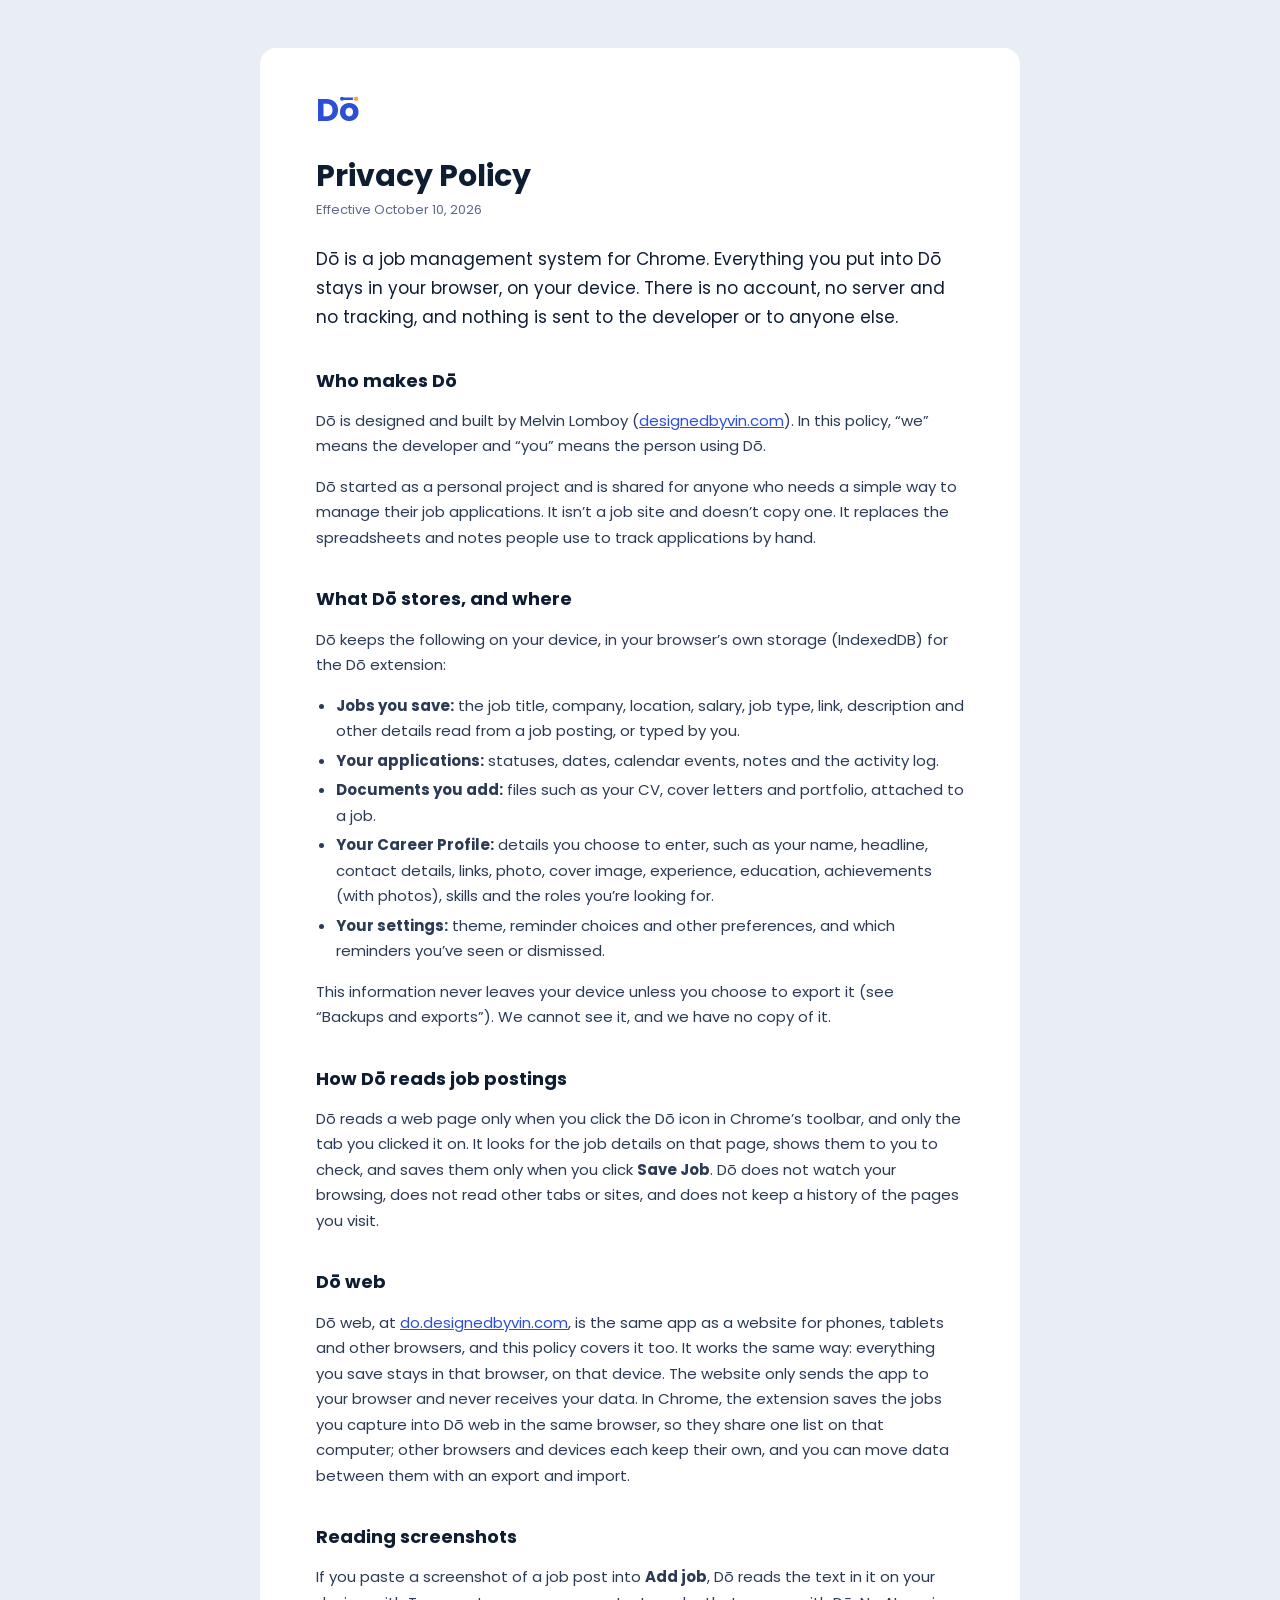
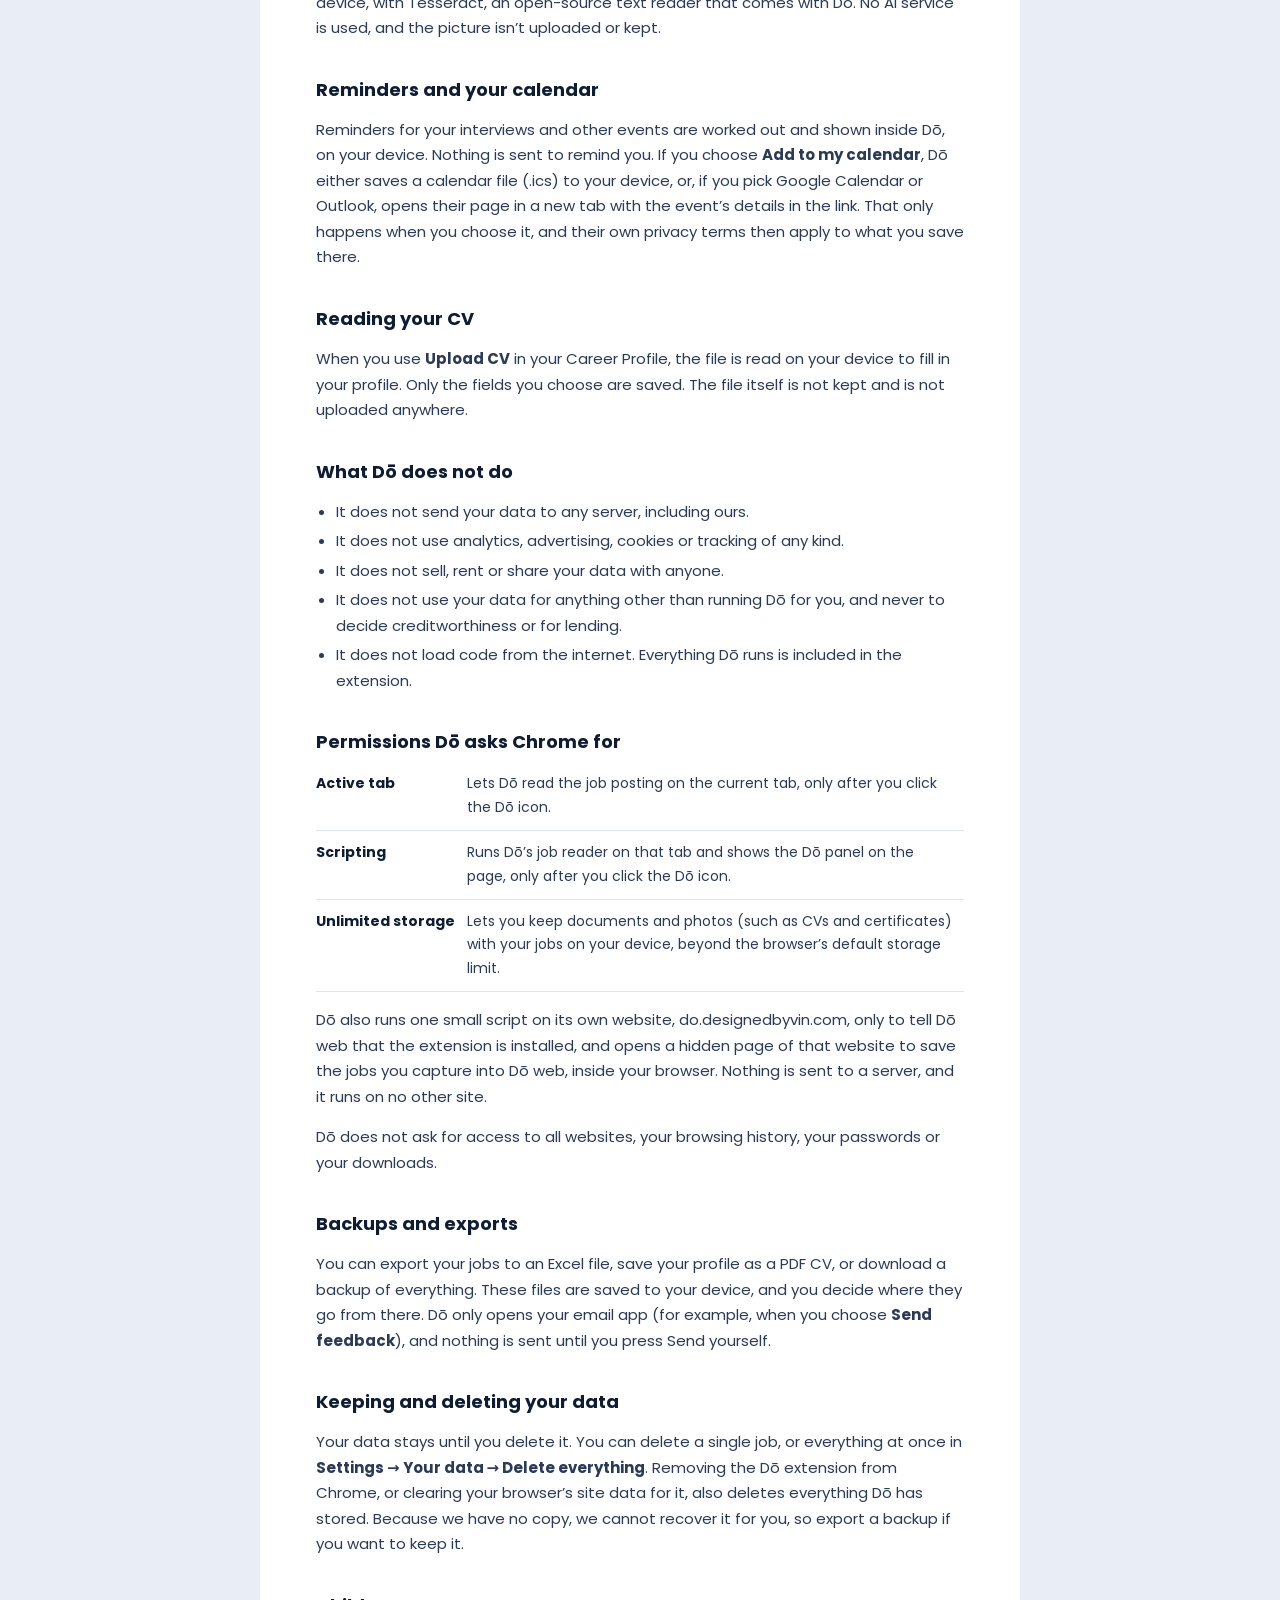
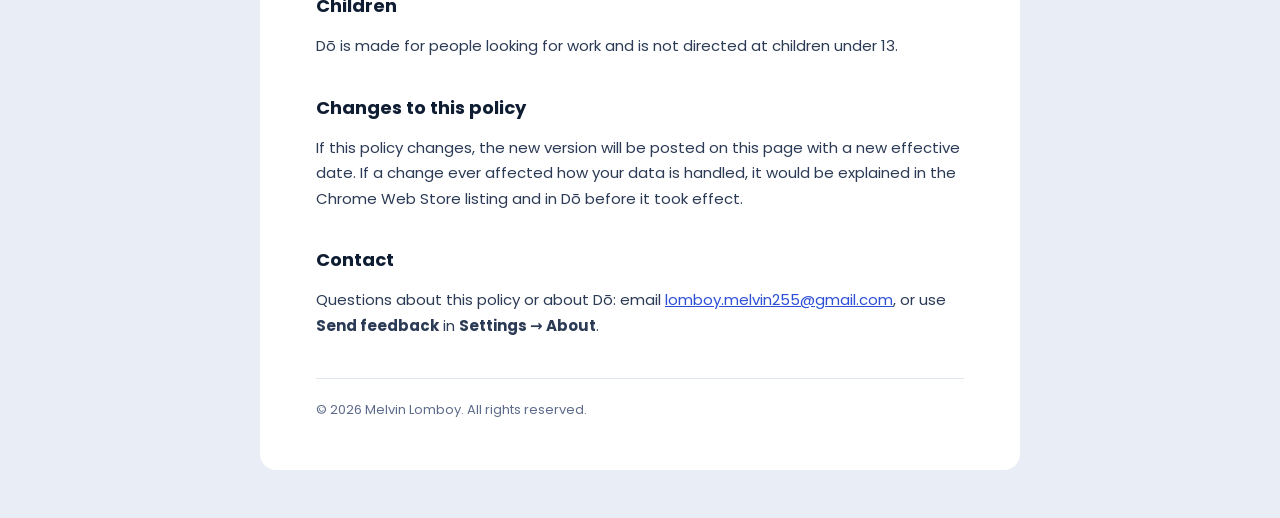
<file: do/privacy/index.html>
<!doctype html>
<html lang="en">
<head>
<meta charset="utf-8">
<meta name="viewport" content="width=device-width, initial-scale=1">
<title>Privacy Policy · Dō</title>
<meta name="description" content="How Dō, the job management system for Chrome, handles your data: everything stays in your browser, on your device.">
<style>
  @font-face { font-family: 'Poppins'; src: url('poppins-regular.woff') format('woff'); font-weight: 400; font-display: swap; }
  @font-face { font-family: 'Poppins'; src: url('poppins-bold.woff') format('woff'); font-weight: 700; font-display: swap; }
  :root { --bg: #e9edf5; --card: #ffffff; --ink: #0f1d33; --body: #2b3a55; --muted: #5d6b8a; --primary: #2d4fd8; --border: #dfe5ef; }
  @media (prefers-color-scheme: dark) { :root { --bg: #0b1220; --card: #121b2e; --ink: #eef2fb; --body: #cdd6ea; --muted: #9aa8c6; --primary: #6f8cff; --border: #26324c; } }
  * { box-sizing: border-box; }
  body { margin: 0; background: var(--bg); color: var(--body); font: 400 15px/1.7 'Poppins', system-ui, sans-serif; }
  main { max-width: 760px; margin: 48px auto; padding: 48px 56px; background: var(--card); border-radius: 16px; }
  .mark { display: inline-block; color: var(--primary); text-decoration: none; }
  h1 { margin: 28px 0 4px; font-size: 30px; line-height: 1.25; color: var(--ink); }
  .date { margin: 0 0 24px; color: var(--muted); font-size: 13px; }
  .lead { font-size: 17px; color: var(--ink); }
  h2 { margin: 36px 0 8px; font-size: 18px; line-height: 1.4; color: var(--ink); }
  ul { padding-left: 20px; } li { margin: 4px 0; }
  a { color: var(--primary); }
  table { width: 100%; border-collapse: collapse; font-size: 14px; margin: 8px 0; }
  th, td { text-align: left; vertical-align: top; padding: 10px 12px 10px 0; border-bottom: 1px solid var(--border); }
  th { color: var(--ink); font-weight: 700; white-space: nowrap; }
  footer { margin-top: 40px; padding-top: 20px; border-top: 1px solid var(--border); color: var(--muted); font-size: 13px; }
  @media (max-width: 640px) { main { margin: 0; padding: 32px 20px; border-radius: 0; } h1 { font-size: 26px; } th { white-space: normal; } }
</style>
</head>
<body>
<main>
  <a class="mark" href="https://designedbyvin.com" aria-label="Dō"><svg viewBox="0 255 1390 820" style="display:block;height:26px;width:auto;overflow:visible" aria-hidden="true"><text x="0" y="1050" font-family="Poppins, sans-serif" font-weight="700" font-size="1000" fill="currentColor">Do</text><path d="M820 342 H1190" stroke="currentColor" stroke-width="72" stroke-linecap="round"/><circle cx="820" cy="342" r="60" fill="currentColor"/><circle cx="1262" cy="342" r="86" fill="#f5a54a" stroke="var(--card)" stroke-width="30"/></svg></a>
  <h1>Privacy Policy</h1>
  <p class="date">Effective October 10, 2026</p>

  <p class="lead">Dō is a job management system for Chrome. Everything you put into Dō stays in your browser, on your device. There is no account, no server and no tracking, and nothing is sent to the developer or to anyone else.</p>

  <h2>Who makes Dō</h2>
  <p>Dō is designed and built by Melvin Lomboy (<a href="https://designedbyvin.com">designedbyvin.com</a>). In this policy, “we” means the developer and “you” means the person using Dō.</p>
  <p>Dō started as a personal project and is shared for anyone who needs a simple way to manage their job applications. It isn’t a job site and doesn’t copy one. It replaces the spreadsheets and notes people use to track applications by hand.</p>

  <h2>What Dō stores, and where</h2>
  <p>Dō keeps the following on your device, in your browser’s own storage (IndexedDB) for the Dō extension:</p>
  <ul>
    <li><b>Jobs you save:</b> the job title, company, location, salary, job type, link, description and other details read from a job posting, or typed by you.</li>
    <li><b>Your applications:</b> statuses, dates, calendar events, notes and the activity log.</li>
    <li><b>Documents you add:</b> files such as your CV, cover letters and portfolio, attached to a job.</li>
    <li><b>Your Career Profile:</b> details you choose to enter, such as your name, headline, contact details, links, photo, cover image, experience, education, achievements (with photos), skills and the roles you’re looking for.</li>
    <li><b>Your settings:</b> theme, reminder choices and other preferences, and which reminders you’ve seen or dismissed.</li>
  </ul>
  <p>This information never leaves your device unless you choose to export it (see “Backups and exports”). We cannot see it, and we have no copy of it.</p>

  <h2>How Dō reads job postings</h2>
  <p>Dō reads a web page only when you click the Dō icon in Chrome’s toolbar, and only the tab you clicked it on. It looks for the job details on that page, shows them to you to check, and saves them only when you click <b>Save Job</b>. Dō does not watch your browsing, does not read other tabs or sites, and does not keep a history of the pages you visit.</p>

  <h2>Dō web</h2>
  <p>Dō web, at <a href="https://do.designedbyvin.com">do.designedbyvin.com</a>, is the same app as a website for phones, tablets and other browsers, and this policy covers it too. It works the same way: everything you save stays in that browser, on that device. The website only sends the app to your browser and never receives your data. In Chrome, the extension saves the jobs you capture into Dō web in the same browser, so they share one list on that computer; other browsers and devices each keep their own, and you can move data between them with an export and import.</p>

  <h2>Reading screenshots</h2>
  <p>If you paste a screenshot of a job post into <b>Add job</b>, Dō reads the text in it on your device, with Tesseract, an open-source text reader that comes with Dō. No AI service is used, and the picture isn’t uploaded or kept.</p>

  <h2>Reminders and your calendar</h2>
  <p>Reminders for your interviews and other events are worked out and shown inside Dō, on your device. Nothing is sent to remind you. If you choose <b>Add to my calendar</b>, Dō either saves a calendar file (.ics) to your device, or, if you pick Google Calendar or Outlook, opens their page in a new tab with the event’s details in the link. That only happens when you choose it, and their own privacy terms then apply to what you save there.</p>

  <h2>Reading your CV</h2>
  <p>When you use <b>Upload CV</b> in your Career Profile, the file is read on your device to fill in your profile. Only the fields you choose are saved. The file itself is not kept and is not uploaded anywhere.</p>

  <h2>What Dō does not do</h2>
  <ul>
    <li>It does not send your data to any server, including ours.</li>
    <li>It does not use analytics, advertising, cookies or tracking of any kind.</li>
    <li>It does not sell, rent or share your data with anyone.</li>
    <li>It does not use your data for anything other than running Dō for you, and never to decide creditworthiness or for lending.</li>
    <li>It does not load code from the internet. Everything Dō runs is included in the extension.</li>
  </ul>

  <h2>Permissions Dō asks Chrome for</h2>
  <table>
    <tr><th>Active tab</th><td>Lets Dō read the job posting on the current tab, only after you click the Dō icon.</td></tr>
    <tr><th>Scripting</th><td>Runs Dō’s job reader on that tab and shows the Dō panel on the page, only after you click the Dō icon.</td></tr>
    <tr><th>Unlimited storage</th><td>Lets you keep documents and photos (such as CVs and certificates) with your jobs on your device, beyond the browser’s default storage limit.</td></tr>
  </table>
  <p>Dō also runs one small script on its own website, do.designedbyvin.com, only to tell Dō web that the extension is installed, and opens a hidden page of that website to save the jobs you capture into Dō web, inside your browser. Nothing is sent to a server, and it runs on no other site.</p>
  <p>Dō does not ask for access to all websites, your browsing history, your passwords or your downloads.</p>

  <h2>Backups and exports</h2>
  <p>You can export your jobs to an Excel file, save your profile as a PDF CV, or download a backup of everything. These files are saved to your device, and you decide where they go from there. Dō only opens your email app (for example, when you choose <b>Send feedback</b>), and nothing is sent until you press Send yourself.</p>

  <h2>Keeping and deleting your data</h2>
  <p>Your data stays until you delete it. You can delete a single job, or everything at once in <b>Settings → Your data → Delete everything</b>. Removing the Dō extension from Chrome, or clearing your browser’s site data for it, also deletes everything Dō has stored. Because we have no copy, we cannot recover it for you, so export a backup if you want to keep it.</p>

  <h2>Children</h2>
  <p>Dō is made for people looking for work and is not directed at children under 13.</p>

  <h2>Changes to this policy</h2>
  <p>If this policy changes, the new version will be posted on this page with a new effective date. If a change ever affected how your data is handled, it would be explained in the Chrome Web Store listing and in Dō before it took effect.</p>

  <h2>Contact</h2>
  <p>Questions about this policy or about Dō: email <a href="mailto:lomboy.melvin255@gmail.com?subject=D%C5%8D%20privacy%20question">lomboy.melvin255@gmail.com</a>, or use <b>Send feedback</b> in <b>Settings → About</b>.</p>

  <footer>© 2026 Melvin Lomboy. All rights reserved.</footer>
</main>
</body>
</html>
</file>
